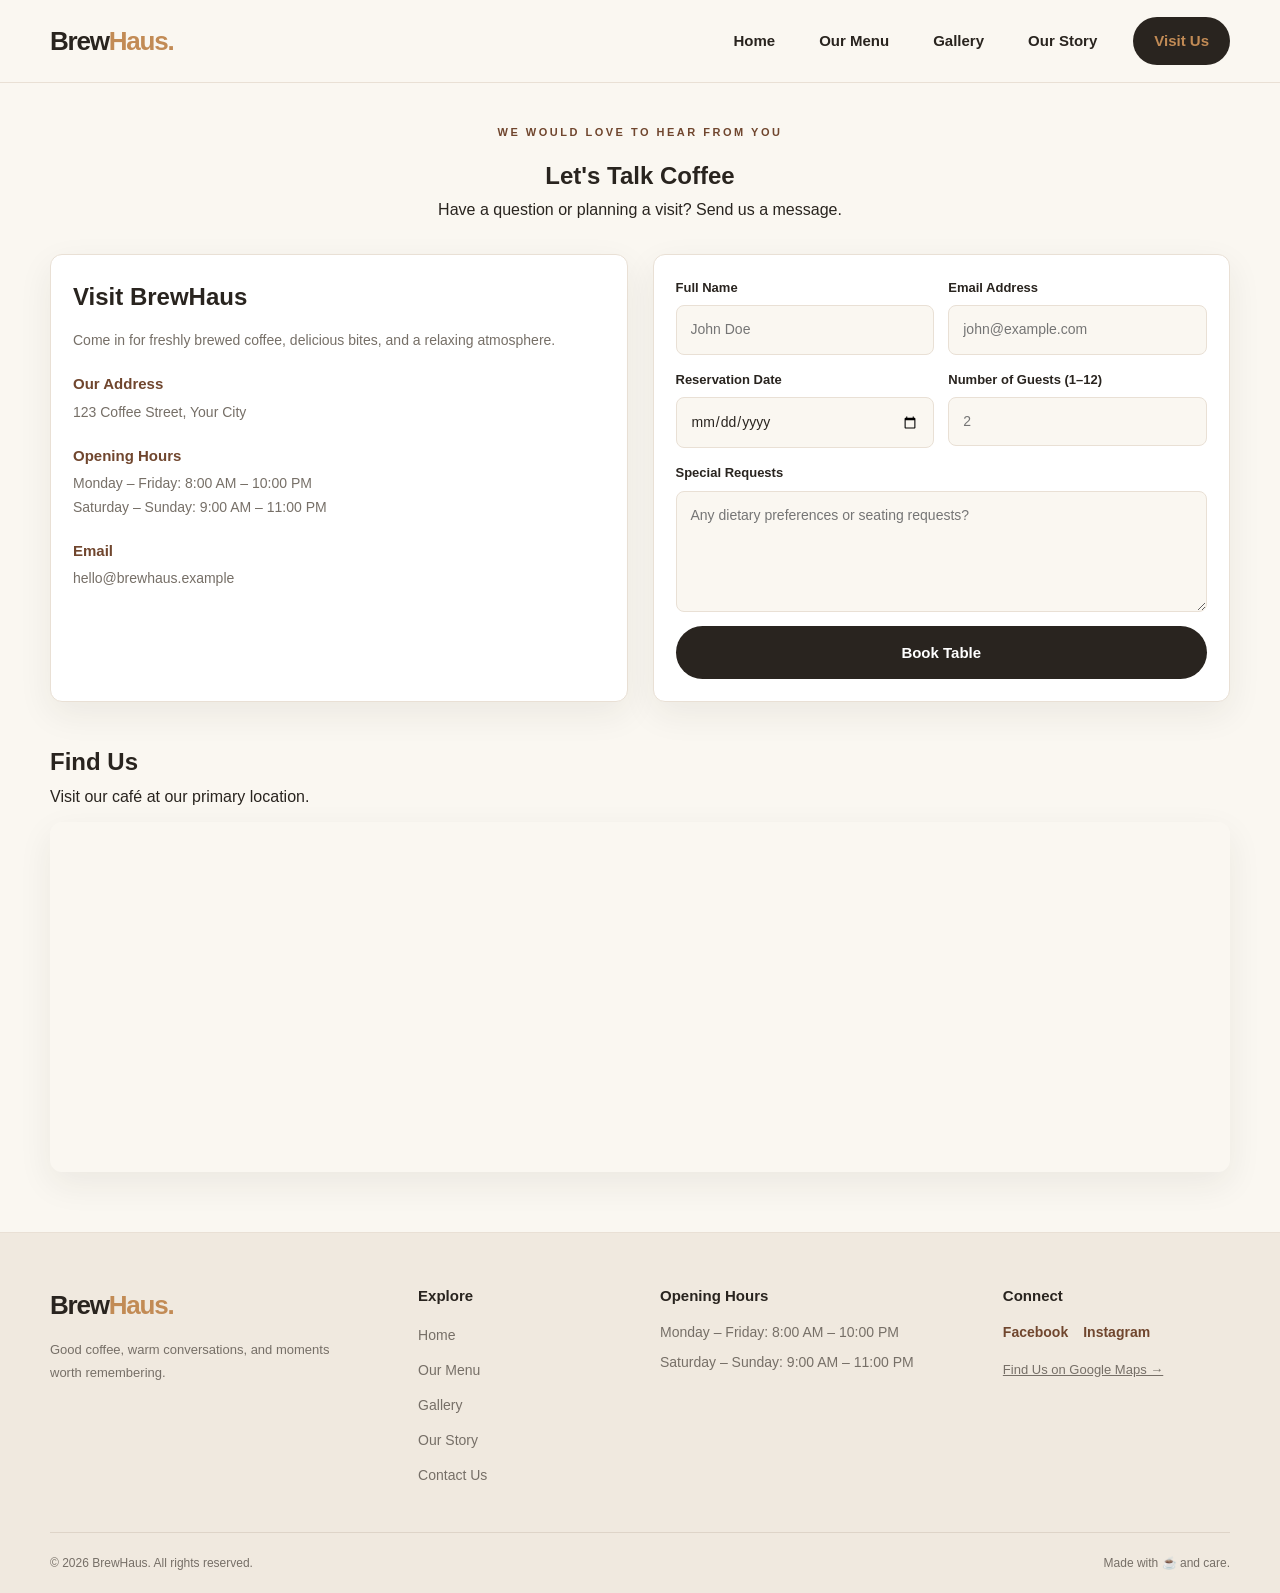
<file: contact.html>
<!DOCTYPE html>
<html lang="en">
<head>
  <meta charset="UTF-8">
  <meta name="viewport" content="width=device-width, initial-scale=1.0">
  <meta name="description" content="Contact BrewHaus cafe, check opening hours, or book a table online.">
  <meta name="theme-color" content="#f8f3eb">

  <title>Contact Us | BrewHaus</title>

  <!-- Favicon & SEO Meta Tags -->
  <link rel="icon" href="images/favicon.ico" type="image/x-icon">
  <meta property="og:type" content="website">
  <meta property="og:title" content="Contact Us — BrewHaus">
  <meta property="og:description" content="Get in touch with BrewHaus cafe. Book a table online, find our location on Google Maps, and check opening hours.">
  <meta property="og:image" content="https://posetalha-47.github.io/BrewHausproject/images/hero-og.jpg">
  <meta property="og:url" content="https://posetalha-47.github.io/BrewHausproject/contact.html">

  <link rel="stylesheet" href="css/style.css">
  <script src="js/script.js" defer></script>
</head>
<body>

<header class="site-header">
  <div class="container navbar">
    <a href="index.html" class="logo" aria-label="BrewHaus Home">Brew<span>Haus.</span></a>

    <button class="menu-toggle" type="button" aria-label="Open navigation menu" aria-expanded="false" aria-controls="main-navigation">
      <span></span>
      <span></span>
      <span></span>
    </button>

    <nav id="main-navigation" class="navigation" aria-label="Main navigation">
      <a href="index.html">Home</a>
      <a href="menu.html">Our Menu</a>
      <a href="gallery.html">Gallery</a>
      <a href="about.html">Our Story</a>
      <a href="contact.html" class="nav-button" aria-current="page">Visit Us</a>
    </nav>
  </div>
</header>

<main class="contact-page container">
  <section class="contact-heading">
    <p class="eyebrow">WE WOULD LOVE TO HEAR FROM YOU</p>
    <h1>Let's Talk Coffee</h1>
    <p>Have a question or planning a visit? Send us a message.</p>
  </section>

  <div class="contact-grid">
    <!-- Left Info Card -->
    <div class="info-card">
      <h2>Visit BrewHaus</h2>
      <p>Come in for freshly brewed coffee, delicious bites, and a relaxing atmosphere.</p>

      <h3>Our Address</h3>
      <p>123 Coffee Street, Your City</p>

      <h3>Opening Hours</h3>
      <p>Monday – Friday: 8:00 AM – 10:00 PM<br>Saturday – Sunday: 9:00 AM – 11:00 PM</p>

      <h3>Email</h3>
      <p>hello@brewhaus.example</p>
    </div>

    <!-- Right Form with Explicit Accessibility Labels -->
    <form class="reservation-form" action="https://formspree.io/f/xvkzjaao" method="POST">
      <div class="form-group">
        <label for="form-name">Full Name</label>
        <input type="text" id="form-name" name="name" placeholder="John Doe" required>
      </div>

      <div class="form-group">
        <label for="form-email">Email Address</label>
        <input type="email" id="form-email" name="email" placeholder="john@example.com" required>
      </div>

      <div class="form-group">
        <label for="form-date">Reservation Date</label>
        <input type="date" id="form-date" name="date" required>
      </div>

      <div class="form-group">
        <label for="form-guests">Number of Guests (1–12)</label>
        <input type="number" id="form-guests" name="guests" placeholder="2" min="1" max="12" required>
      </div>

      <div class="form-group full-width">
        <label for="form-message">Special Requests</label>
        <textarea id="form-message" name="message" rows="4" placeholder="Any dietary preferences or seating requests?"></textarea>
      </div>

      <button type="submit" class="btn-submit">Book Table</button>
    </form>
  </div>

  <!-- Find Us Map -->
  <section class="map-section" id="map">
    <h2>Find Us</h2>
    <p>Visit our café at our primary location.</p>
    <div class="map-container">
      <iframe 
        src="https://www.google.com/maps/embed?pb=!1m18!1m12!1m3!1d3401.5323932810086!2d74.35874731511!3d31.520369981368666!2m3!1f0!2f0!3f0!3m2!1i1024!2i768!4f13.1!3m3!1m2!1s0x39190483e58107d9%3A0xc23abe6ccc7e2462!2sLahore!5e0!3m2!1sen!2spk!4v1633000000000!5m2!1sen!2spk" 
        height="350" 
        title="BrewHaus location on Google Maps" 
        style="border:0;" 
        allowfullscreen="" 
        loading="lazy">
      </iframe>
    </div>
  </section>
</main>

<!-- Unified Footer -->
<footer class="site-footer">
  <div class="container footer-grid">

    <div class="footer-brand">
      <a href="index.html" class="logo" aria-label="BrewHaus Home">
        Brew<span>Haus.</span>
      </a>
      <p>Good coffee, warm conversations, and moments worth remembering.</p>
    </div>

    <div class="footer-links">
      <h3>Explore</h3>
      <ul>
        <li><a href="index.html">Home</a></li>
        <li><a href="menu.html">Our Menu</a></li>
        <li><a href="gallery.html">Gallery</a></li>
        <li><a href="about.html">Our Story</a></li>
        <li><a href="contact.html">Contact Us</a></li>
      </ul>
    </div>

    <div class="footer-hours">
      <h3>Opening Hours</h3>
      <p>Monday – Friday: 8:00 AM – 10:00 PM</p>
      <p>Saturday – Sunday: 9:00 AM – 11:00 PM</p>
    </div>

    <div class="footer-social">
      <h3>Connect</h3>
      <div class="social-links">
        <a href="https://facebook.com" target="_blank" rel="noopener noreferrer" aria-label="BrewHaus on Facebook">Facebook</a>
        <a href="https://instagram.com" target="_blank" rel="noopener noreferrer" aria-label="BrewHaus on Instagram">Instagram</a>
      </div>
      <p class="map-link"><a href="contact.html#map">Find Us on Google Maps &rarr;</a></p>
    </div>

  </div>

  <div class="container footer-bottom">
    <p>&copy; <span id="current-year">2026</span> BrewHaus. All rights reserved.</p>
    <p>Made with ☕ and care.</p>
  </div>
</footer>

<script>
  // Block past dates dynamically in reservation picker
  document.addEventListener('DOMContentLoaded', () => {
    const dateInput = document.getElementById('form-date');
    if (dateInput) {
      const today = new Date().toISOString().split('T')[0];
      dateInput.min = today;
    }
  });
</script>

</body>
</html>
</file>
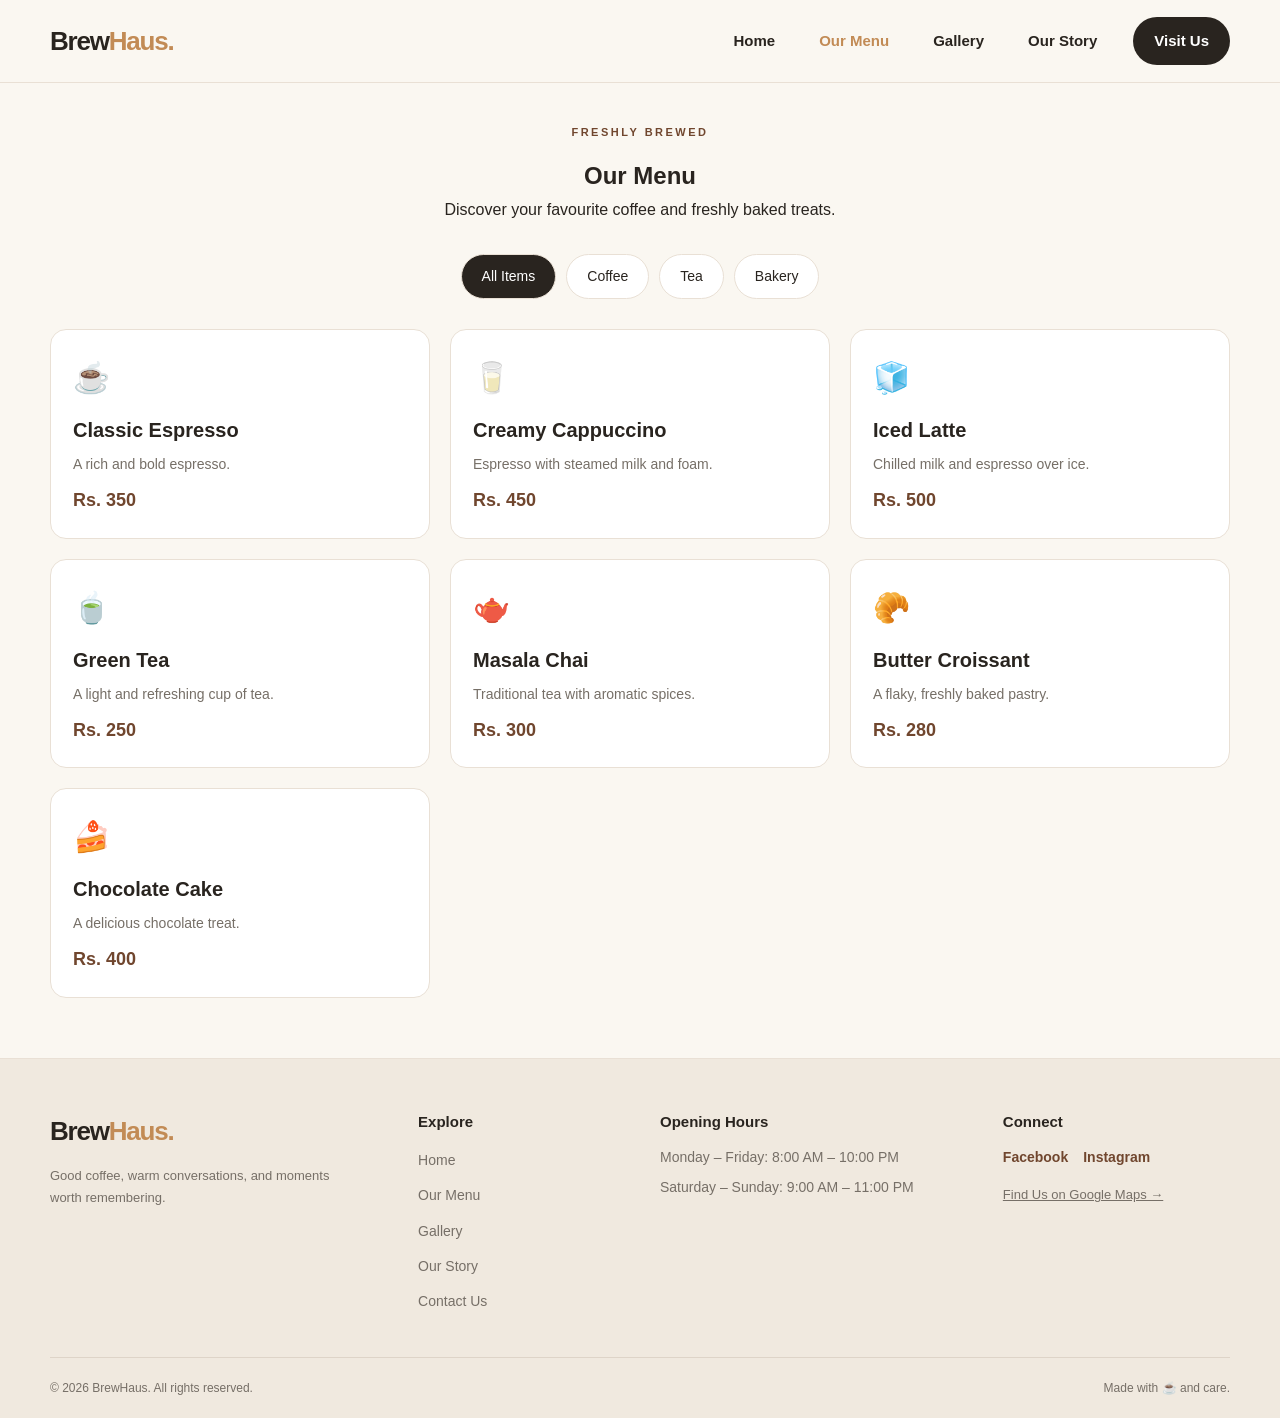
<file: menu.html>
<!DOCTYPE html>
<html lang="en">
<head>
    <meta charset="UTF-8">
    <meta name="viewport" content="width=device-width, initial-scale=1.0">
    <meta name="description" content="Explore the BrewHaus coffee, tea and bakery menu.">
    <meta name="theme-color" content="#f8f3eb">
    
    <title>Our Menu | BrewHaus</title>

    <!-- Favicon & SEO Meta Tags -->
    <link rel="icon" href="images/favicon.ico" type="image/x-icon">
    <meta property="og:type" content="website">
    <meta property="og:title" content="Our Menu — BrewHaus">
    <meta property="og:description" content="Explore our wide selection of specialty coffee, aromatic teas, and freshly baked goods.">
    <meta property="og:image" content="https://posetalha-47.github.io/BrewHausproject/images/hero-og.jpg">
    <meta property="og:url" content="https://posetalha-47.github.io/BrewHausproject/menu.html">

    <link rel="stylesheet" href="css/style.css">
    <script src="js/script.js" defer></script>
</head>
<body>

    <!-- Header -->
    <header class="site-header">
        <div class="container navbar">

            <a href="index.html" class="logo" aria-label="BrewHaus Home">
                Brew<span>Haus.</span>
            </a>

            <button
                class="menu-toggle"
                type="button"
                aria-label="Open navigation menu"
                aria-expanded="false"
                aria-controls="main-navigation">
                <span></span>
                <span></span>
                <span></span>
            </button>

            <nav id="main-navigation" class="navigation" aria-label="Main navigation">
                <a href="index.html">Home</a>
                <a href="menu.html" aria-current="page">Our Menu</a>
                <a href="gallery.html">Gallery</a>
                <a href="about.html">Our Story</a>
                <a href="contact.html" class="nav-button">Visit Us</a>
            </nav>

        </div>
    </header>

    <!-- Main Content -->
    <main class="menu-page container">
        <section class="menu-heading">
            <p class="eyebrow">FRESHLY BREWED</p>
            <h1>Our Menu</h1>
            <p>Discover your favourite coffee and freshly baked treats.</p>
        </section>

        <!-- Menu Filter Tabs -->
        <div class="menu-filters" role="tablist" aria-label="Menu category filters">
            <button class="filter-btn active" role="tab" data-filter="all" aria-selected="true">All Items</button>
            <button class="filter-btn" role="tab" data-filter="coffee" aria-selected="false">Coffee</button>
            <button class="filter-btn" role="tab" data-filter="tea" aria-selected="false">Tea</button>
            <button class="filter-btn" role="tab" data-filter="bakery" aria-selected="false">Bakery</button>
        </div>

        <section class="menu-grid" aria-label="Menu items">
            <article class="menu-card" data-category="coffee">
                <span class="menu-icon" aria-hidden="true">☕</span>
                <h2>Classic Espresso</h2>
                <p>A rich and bold espresso.</p>
                <span class="price">Rs. 350</span>
            </article>

            <article class="menu-card" data-category="coffee">
                <span class="menu-icon" aria-hidden="true">🥛</span>
                <h2>Creamy Cappuccino</h2>
                <p>Espresso with steamed milk and foam.</p>
                <span class="price">Rs. 450</span>
            </article>

            <article class="menu-card" data-category="coffee">
                <span class="menu-icon" aria-hidden="true">🧊</span>
                <h2>Iced Latte</h2>
                <p>Chilled milk and espresso over ice.</p>
                <span class="price">Rs. 500</span>
            </article>

            <article class="menu-card" data-category="tea">
                <span class="menu-icon" aria-hidden="true">🍵</span>
                <h2>Green Tea</h2>
                <p>A light and refreshing cup of tea.</p>
                <span class="price">Rs. 250</span>
            </article>

            <article class="menu-card" data-category="tea">
                <span class="menu-icon" aria-hidden="true">🫖</span>
                <h2>Masala Chai</h2>
                <p>Traditional tea with aromatic spices.</p>
                <span class="price">Rs. 300</span>
            </article>

            <article class="menu-card" data-category="bakery">
                <span class="menu-icon" aria-hidden="true">🥐</span>
                <h2>Butter Croissant</h2>
                <p>A flaky, freshly baked pastry.</p>
                <span class="price">Rs. 280</span>
            </article>

            <article class="menu-card" data-category="bakery">
                <span class="menu-icon" aria-hidden="true">🍰</span>
                <h2>Chocolate Cake</h2>
                <p>A delicious chocolate treat.</p>
                <span class="price">Rs. 400</span>
            </article>
        </section>
    </main>

    <!-- Unified Footer -->
    <footer class="site-footer">
        <div class="container footer-grid">

            <div class="footer-brand">
                <a href="index.html" class="logo" aria-label="BrewHaus Home">
                    Brew<span>Haus.</span>
                </a>
                <p>Good coffee, warm conversations, and moments worth remembering.</p>
            </div>

            <div class="footer-links">
                <h3>Explore</h3>
                <ul>
                    <li><a href="index.html">Home</a></li>
                    <li><a href="menu.html">Our Menu</a></li>
                    <li><a href="gallery.html">Gallery</a></li>
                    <li><a href="about.html">Our Story</a></li>
                    <li><a href="contact.html">Contact Us</a></li>
                </ul>
            </div>

            <div class="footer-hours">
                <h3>Opening Hours</h3>
                <p>Monday – Friday: 8:00 AM – 10:00 PM</p>
                <p>Saturday – Sunday: 9:00 AM – 11:00 PM</p>
            </div>

            <div class="footer-social">
                <h3>Connect</h3>
                <div class="social-links">
                    <a href="https://facebook.com" target="_blank" rel="noopener noreferrer" aria-label="BrewHaus on Facebook">Facebook</a>
                    <a href="https://instagram.com" target="_blank" rel="noopener noreferrer" aria-label="BrewHaus on Instagram">Instagram</a>
                </div>
                <p class="map-link"><a href="contact.html#map">Find Us on Google Maps &rarr;</a></p>
            </div>

        </div>

        <div class="container footer-bottom">
            <p>&copy; <span id="current-year">2026</span> BrewHaus. All rights reserved.</p>
            <p>Made with ☕ and care.</p>
        </div>
    </footer>

</body>
</html>
</file>
<file: css/style.css>
/* ==========================================
   BREWHAUS - DESIGN SYSTEM & DESIGN TOKENS
   ========================================== */

:root {
    --color-bg: #faf7f1;
    --color-white: #ffffff;
    --color-dark: #29241f;
    --color-brown: #70462e;
    --color-accent: #c28b55;
    --color-muted: #766f67;
    --color-border: #e9e0d5;
    --primary-color: #6f4e37;

    --font-body: Arial, Helvetica, sans-serif;

    --container-width: 1180px;

    --radius-small: 12px;
    --radius-large: 24px;

    --shadow-card: 0 12px 35px rgba(41, 36, 31, 0.07);
}

/* ==========================================
   GLOBAL RESET & BASE STYLES
   ========================================== */

* {
    margin: 0;
    padding: 0;
    box-sizing: border-box;
}

html {
    scroll-behavior: smooth;
    scroll-padding-top: 90px;
}

body {
    font-family: var(--font-body);
    background: var(--color-bg);
    color: var(--color-dark);
    line-height: 1.7;
}

img {
    display: block;
    width: 100%;
    max-width: 100%;
    height: auto;
}

a {
    color: inherit;
    text-decoration: none;
}

button,
input,
textarea,
select {
    font: inherit;
}

button,
a {
    -webkit-tap-highlight-color: transparent;
}

button:focus-visible,
a:focus-visible,
input:focus-visible,
textarea:focus-visible,
select:focus-visible {
    outline: 3px solid var(--color-accent);
    outline-offset: 3px;
}

.container {
    width: min(var(--container-width), calc(100% - 32px));
    margin-inline: auto;
}

.section-padding {
    padding-block: 60px;
}

/* ==========================================
   HEADER & NAVIGATION (MOBILE-FIRST BASE)
   ========================================== */

.site-header {
    background: rgba(250, 247, 241, 0.96);
    border-bottom: 1px solid var(--color-border);
    position: sticky;
    top: 0;
    z-index: 1000;
}

.navbar {
    min-height: 72px;
    display: flex;
    align-items: center;
    justify-content: space-between;
    gap: 15px;
    position: relative;
}

.logo {
    font-size: 26px;
    font-weight: 800;
    letter-spacing: -1.2px;
}

.logo span {
    color: var(--color-accent);
}

/* Hamburger Button (Default Visible on Mobile) */
.menu-toggle {
    display: flex;
    flex-direction: column;
    justify-content: center;
    align-items: center;
    gap: 5px;
    width: 44px;
    height: 44px;
    background: transparent;
    border: 0;
    cursor: pointer;
    border-radius: 8px;
}

.menu-toggle span {
    display: block;
    width: 23px;
    height: 2px;
    background: var(--color-dark);
    transition: transform 0.2s ease, opacity 0.2s ease;
}

.menu-toggle[aria-expanded="true"] span:nth-child(1) {
    transform: translateY(7px) rotate(45deg);
}

.menu-toggle[aria-expanded="true"] span:nth-child(2) {
    opacity: 0;
}

.menu-toggle[aria-expanded="true"] span:nth-child(3) {
    transform: translateY(-7px) rotate(-45deg);
}

/* Mobile Dropdown Navigation */
.navigation {
    display: none;
    position: absolute;
    top: 100%;
    left: 0;
    right: 0;
    flex-direction: column;
    align-items: stretch;
    gap: 0;
    padding: 12px 20px 22px;
    background: var(--color-bg);
    border-bottom: 1px solid var(--color-border);
    box-shadow: 0 10px 20px rgba(0,0,0,0.05);
}

.navigation.is-open,
.navigation.open {
    display: flex !important;
}

.navigation a {
    padding: 12px 8px;
    font-size: 15px;
    font-weight: 600;
    transition: color 0.2s ease;
}

.navigation a:hover,
.navigation a[aria-current="page"] {
    color: var(--color-accent);
}

.navigation .nav-button {
    margin-top: 8px;
    padding: 11px 21px;
    background: var(--color-dark);
    color: var(--color-white);
    border-radius: 50px;
    text-align: center;
}

/* ==========================================
   HERO SECTION
   ========================================== */

.hero {
    padding-block: 40px 60px;
}

.hero-grid {
    display: grid;
    grid-template-columns: 1fr;
    align-items: center;
    gap: 35px;
}

.eyebrow {
    color: var(--color-brown);
    font-size: 11px;
    font-weight: 800;
    letter-spacing: 2.5px;
    text-transform: uppercase;
    margin-bottom: 14px;
}

.hero h1 {
    font-size: clamp(38px, 8vw, 68px);
    line-height: 1.12;
    letter-spacing: -1.8px;
    margin-bottom: 20px;
}

.hero h1 span {
    color: var(--color-brown);
}

.hero-description {
    max-width: 460px;
    color: var(--color-muted);
    font-size: 15px;
    margin-bottom: 25px;
}

.hero-buttons {
    display: flex;
    flex-direction: column;
    gap: 12px;
}

.button {
    display: inline-flex;
    justify-content: center;
    align-items: center;
    gap: 8px;
    padding: 14px 23px;
    border: 1px solid transparent;
    border-radius: 50px;
    font-size: 14px;
    font-weight: 700;
    cursor: pointer;
    transition: background 0.2s ease, transform 0.2s ease;
    width: 100%;
}

.button:hover {
    transform: translateY(-2px);
}

.button-primary {
    background: var(--color-dark);
    color: var(--color-white);
}

.button-primary:hover {
    background: var(--color-brown);
}

.button-secondary {
    border-color: var(--color-border);
    background: transparent;
}

.button-secondary:hover {
    background: var(--color-white);
}

.hero-note {
    display: flex;
    align-items: center;
    gap: 12px;
    margin-top: 25px;
}

.rating {
    color: #c28b35;
    letter-spacing: 3px;
}

.hero-note p {
    font-size: 12px;
    color: var(--color-muted);
}

.hero-image {
    position: relative;
    min-width: 0;
}

.hero-image > img {
    height: 320px;
    object-fit: cover;
    border-radius: var(--radius-large);
}

.image-badge {
    position: absolute;
    left: 12px;
    bottom: 20px;
    display: flex;
    align-items: center;
    gap: 12px;
    padding: 14px 18px;
    background: var(--color-white);
    border-radius: var(--radius-small);
    box-shadow: var(--shadow-card);
}

.image-badge > span {
    font-size: 26px;
}

.image-badge strong {
    font-size: 13px;
}

.image-badge p {
    font-size: 11px;
    color: var(--color-muted);
}

/* ==========================================
   SECTION HEADINGS & HIGHLIGHTS
   ========================================== */

.section-heading {
    max-width: 650px;
    margin: 0 auto 35px;
    text-align: center;
}

.section-heading h2,
.testimonial h2,
.visit-card h2 {
    font-size: clamp(28px, 5vw, 42px);
    line-height: 1.2;
    letter-spacing: -1.2px;
    margin-bottom: 14px;
}

.section-heading > p:last-child {
    color: var(--color-muted);
    font-size: 14px;
}

.highlights {
    background: var(--color-white);
}

.highlight-grid {
    display: grid;
    grid-template-columns: 1fr;
    gap: 20px;
}

.highlight-card {
    padding: 26px 22px;
    border: 1px solid var(--color-border);
    border-radius: var(--radius-small);
    transition: transform 0.2s ease;
}

.highlight-card:hover {
    transform: translateY(-4px);
}

.highlight-icon {
    font-size: 32px;
    margin-bottom: 14px;
}

.highlight-card h3 {
    font-size: 18px;
    margin-bottom: 8px;
}

.highlight-card p {
    color: var(--color-muted);
    font-size: 13px;
}

/* ==========================================
   POPULAR PRODUCTS & MENU PAGE
   ========================================== */

.product-grid {
    display: grid;
    grid-template-columns: 1fr;
    gap: 20px;
}

.product-card {
    background: var(--color-white);
    overflow: hidden;
    border-radius: var(--radius-small);
    box-shadow: var(--shadow-card);
}

.product-card > img {
    height: 240px;
    object-fit: cover;
}

.product-info {
    padding: 20px;
}

.product-title {
    display: flex;
    align-items: flex-start;
    justify-content: space-between;
    gap: 12px;
    margin-bottom: 8px;
}

.product-title h3 {
    font-size: 16px;
}

.product-title span {
    color: var(--color-brown);
    font-size: 13px;
    font-weight: 800;
}

.product-info > p {
    color: var(--color-muted);
    font-size: 13px;
}

.center-button {
    margin-top: 35px;
    text-align: center;
}

/* Menu Page Specifics */
.menu-page {
    padding-block: 40px 60px;
}

.menu-heading {
    text-align: center;
    margin-bottom: 30px;
}

.menu-filters {
    display: flex;
    flex-wrap: wrap;
    justify-content: center;
    gap: 10px;
    margin-bottom: 30px;
}

.menu-filters button {
    padding: 10px 20px;
    border: 1px solid var(--color-border);
    border-radius: 30px;
    background: var(--color-white);
    color: var(--color-dark);
    cursor: pointer;
    font-size: 14px;
}

.menu-filters button.active,
.menu-filters button:hover {
    background: var(--color-dark);
    color: var(--color-white);
}

.menu-grid {
    display: grid;
    grid-template-columns: 1fr;
    gap: 20px;
}

.menu-card {
    padding: 22px;
    background: var(--color-white);
    border: 1px solid var(--color-border);
    border-radius: 16px;
    transition: transform 0.2s ease;
}

.menu-card[hidden] {
    display: none !important;
}

.menu-icon {
    font-size: 30px;
}

.menu-card h2 {
    margin: 10px 0 6px;
    font-size: 20px;
}

.menu-card p {
    color: var(--color-muted);
    font-size: 14px;
}

.price {
    color: var(--color-brown);
    font-size: 18px;
    font-weight: bold;
    display: inline-block;
    margin-top: 8px;
}

/* ==========================================
   TESTIMONIALS & VISIT CTA
   ========================================== */

.testimonial {
    background: #eee5d8;
    text-align: center;
}

.testimonial-content {
    max-width: 760px;
}

.testimonial blockquote {
    color: var(--color-muted);
    font-size: 16px;
    margin: 20px auto 10px;
}

.testimonial-author {
    color: var(--color-brown);
    font-size: 13px;
    font-weight: 700;
}

.visit-section {
    background: var(--color-white);
}

.visit-card {
    display: flex;
    flex-direction: column;
    align-items: flex-start;
    gap: 25px;
    padding: 28px 22px;
    border-radius: var(--radius-large);
    background: var(--color-dark);
    color: var(--color-white);
}

.visit-card .eyebrow {
    color: #e0b98f;
}

.visit-card p:not(.eyebrow) {
    color: #d1c8bd;
    font-size: 14px;
}

.button-light {
    background: var(--color-white);
    color: var(--color-dark);
}

.button-light:hover {
    background: #eee5d8;
}

/* ==========================================
   GALLERY PAGE & LIGHTBOX
   ========================================== */

.gallery-page {
    padding-block: 40px 60px;
}

.gallery-heading {
    text-align: center;
    margin-bottom: 30px;
}

.gallery-grid {
    display: grid;
    grid-template-columns: 1fr;
    gap: 15px;
}

.gallery-item {
    padding: 0;
    border: 0;
    background: transparent;
    border-radius: 12px;
    overflow: hidden;
    cursor: pointer;
}

.gallery-item img {
    display: block;
    width: 100%;
    height: 240px;
    object-fit: cover;
    transition: transform 0.25s ease;
}

.gallery-item:hover img {
    transform: scale(1.04);
}

.lightbox[hidden] {
    display: none !important;
}

.lightbox {
    position: fixed;
    inset: 0;
    z-index: 9999;
    background: rgba(0, 0, 0, 0.9);
    display: flex;
    justify-content: center;
    align-items: center;
    padding: 20px;
}

.lightbox img {
    max-width: 90%;
    max-height: 80vh;
    object-fit: contain;
    border-radius: 6px;
}

.lightbox-close {
    position: absolute;
    top: 15px;
    right: 25px;
    color: white;
    background: transparent;
    border: 0;
    font-size: 40px;
    cursor: pointer;
}

/* ==========================================
   ABOUT PAGE
   ========================================== */

.about-hero {
    padding-block: 40px;
    display: grid;
    grid-template-columns: 1fr;
    gap: 25px;
}

.about-hero > img {
    width: 100%;
    height: 270px;
    object-fit: cover;
    border-radius: 14px;
}

.about-story {
    display: grid;
    grid-template-columns: 1fr;
    gap: 20px;
    margin-bottom: 50px;
}

.about-values {
    display: grid;
    grid-template-columns: 1fr;
    gap: 20px;
    margin-bottom: 50px;
}

.value-card {
    padding: 25px;
    border: 1px solid var(--color-border);
    border-radius: 12px;
    background: var(--color-white);
}

.value-card h3 {
    margin-bottom: 8px;
}

.about-cta {
    padding: 40px 20px;
    text-align: center;
    background: rgba(112, 70, 46, 0.08);
    border-radius: var(--radius-small);
}

.about-button {
    display: inline-block;
    margin-top: 15px;
    padding: 13px 24px;
    border-radius: 50px;
    background: var(--color-brown);
    color: #fff;
    font-weight: 700;
}

/* ==========================================
   CONTACT PAGE & FORM ACCESSIBILITY
   ========================================== */

.contact-page {
    padding-block: 40px 60px;
}

.contact-heading {
    text-align: center;
    margin-bottom: 30px;
}

.contact-grid {
    display: grid;
    grid-template-columns: 1fr;
    gap: 25px;
    margin-bottom: 40px;
}

.info-card,
.reservation-form {
    background: var(--color-white);
    padding: 22px;
    border-radius: 12px;
    border: 1px solid var(--color-border);
    box-shadow: var(--shadow-card);
}

.info-card h2 {
    margin-bottom: 12px;
}

.info-card h3 {
    font-size: 15px;
    margin-top: 18px;
    margin-bottom: 4px;
    color: var(--color-brown);
}

.info-card p {
    color: var(--color-muted);
    font-size: 14px;
}

/* Accessible Form Group & Labels */
.reservation-form {
    display: flex;
    flex-direction: column;
    gap: 16px;
}

.form-group {
    display: flex;
    flex-direction: column;
    gap: 6px;
}

.form-group label {
    font-size: 13px;
    font-weight: 700;
    color: var(--color-dark);
}

.reservation-form input,
.reservation-form select,
.reservation-form textarea {
    width: 100%;
    padding: 12px 14px;
    border: 1px solid var(--color-border);
    border-radius: 8px;
    font-size: 14px;
    background: var(--color-bg);
    color: var(--color-dark);
}

.reservation-form input:focus,
.reservation-form select:focus,
.reservation-form textarea:focus {
    border-color: var(--color-brown);
    background: var(--color-white);
}

.btn-submit {
    width: 100%;
    background-color: var(--color-dark);
    color: var(--color-white);
    padding: 14px;
    border: none;
    border-radius: 50px;
    font-size: 15px;
    font-weight: 700;
    cursor: pointer;
    transition: background-color 0.2s ease;
}

.btn-submit:hover {
    background-color: var(--color-brown);
}

.map-section {
    margin-top: 30px;
}

.map-container {
    margin-top: 12px;
    border-radius: 12px;
    overflow: hidden;
    box-shadow: var(--shadow-card);
}

.map-container iframe {
    display: block;
    width: 100%;
    height: 350px;
    border: 0;
}

/* ==========================================
   UNIFIED FOOTER
   ========================================== */

.site-footer {
    padding-top: 50px;
    background: #f0e9df;
    border-top: 1px solid var(--color-border);
}

.footer-grid {
    display: grid;
    grid-template-columns: 1fr;
    gap: 30px;
    padding-bottom: 35px;
}

.footer-brand > p {
    max-width: 290px;
    margin-top: 12px;
    color: var(--color-muted);
    font-size: 13px;
}

.footer-links h3,
.footer-hours h3,
.footer-social h3 {
    margin-bottom: 12px;
    font-size: 15px;
    color: var(--color-dark);
}

.footer-links ul {
    list-style: none;
}

.footer-links li {
    margin-bottom: 8px;
}

.footer-links a {
    color: var(--color-muted);
    font-size: 14px;
    transition: color 0.2s ease;
}

.footer-links a:hover {
    color: var(--color-brown);
}

.footer-hours p {
    margin-bottom: 6px;
    color: var(--color-muted);
    font-size: 14px;
}

.footer-social .social-links {
    display: flex;
    gap: 15px;
    margin-bottom: 10px;
}

.footer-social .social-links a {
    color: var(--color-brown);
    font-weight: 700;
    font-size: 14px;
}

.footer-social .map-link a {
    color: var(--color-muted);
    font-size: 13px;
    text-decoration: underline;
}

.footer-bottom {
    display: flex;
    flex-direction: column;
    align-items: center;
    gap: 8px;
    padding-block: 20px;
    border-top: 1px solid #ded4c8;
    color: var(--color-muted);
    font-size: 12px;
    text-align: center;
}

/* ==========================================
   MEDIA QUERIES (TABLET & DESKTOP OVERRIDES)
   ========================================== */

/* Tablet Breakpoint (768px and up) */
@media (min-width: 768px) {

    .section-padding {
        padding-block: 80px;
    }

    .navbar {
        min-height: 82px;
    }

    .menu-toggle {
        display: none;
    }

    .navigation {
        display: flex !important;
        position: static;
        flex-direction: row;
        align-items: center;
        gap: 28px;
        padding: 0;
        background: transparent;
        border-bottom: none;
        box-shadow: none;
        width: auto;
    }

    .navigation .nav-button {
        margin-top: 0;
    }

    .hero-buttons {
        flex-direction: row;
    }

    .hero-buttons .button {
        width: auto;
    }

    .highlight-grid,
    .product-grid,
    .menu-grid,
    .gallery-grid,
    .about-values {
        grid-template-columns: repeat(2, minmax(0, 1fr));
    }

    .contact-grid {
        grid-template-columns: 1fr 1fr;
    }

    .reservation-form {
        display: grid;
        grid-template-columns: 1fr 1fr;
        gap: 14px;
    }

    .reservation-form .full-width,
    .reservation-form .btn-submit {
        grid-column: span 2;
    }

    .footer-grid {
        grid-template-columns: repeat(2, minmax(0, 1fr));
    }

    .footer-bottom {
        flex-direction: row;
        justify-content: space-between;
        text-align: left;
    }

    .visit-card {
        flex-direction: row;
        align-items: center;
        justify-content: space-between;
        padding: 40px;
    }

    .about-hero,
    .about-story {
        grid-template-columns: 1fr 1fr;
        align-items: center;
    }

    .about-hero > img {
        height: 360px;
    }

}

/* Desktop Breakpoint (1024px and up) */
@media (min-width: 1024px) {

    .hero-grid {
        grid-template-columns: 1fr 0.95fr;
        gap: 65px;
    }

    .hero-image > img {
        height: 480px;
    }

    .image-badge {
        left: -25px;
    }

    .highlight-grid,
    .product-grid,
    .menu-grid,
    .gallery-grid,
    .about-values {
        grid-template-columns: repeat(3, minmax(0, 1fr));
    }

    .footer-grid {
        grid-template-columns: 1.3fr 0.8fr 1.2fr 0.9fr;
        gap: 40px;
    }

    .gallery-item img {
        height: 260px;
    }

}

/* Large Desktop Breakpoint (1440px and up) */
@media (min-width: 1440px) {
    .container {
        max-width: 1280px;
    }
}

/* ==========================================
   ACCESSIBILITY: PREFERS-REDUCED-MOTION
   ========================================== */

@media (prefers-reduced-motion: reduce) {

    *,
    *::before,
    *::after {
        scroll-behavior: auto !important;
        animation-duration: 0.01ms !important;
        animation-iteration-count: 1 !important;
        transition-duration: 0.01ms !important;
    }

}
</file>
